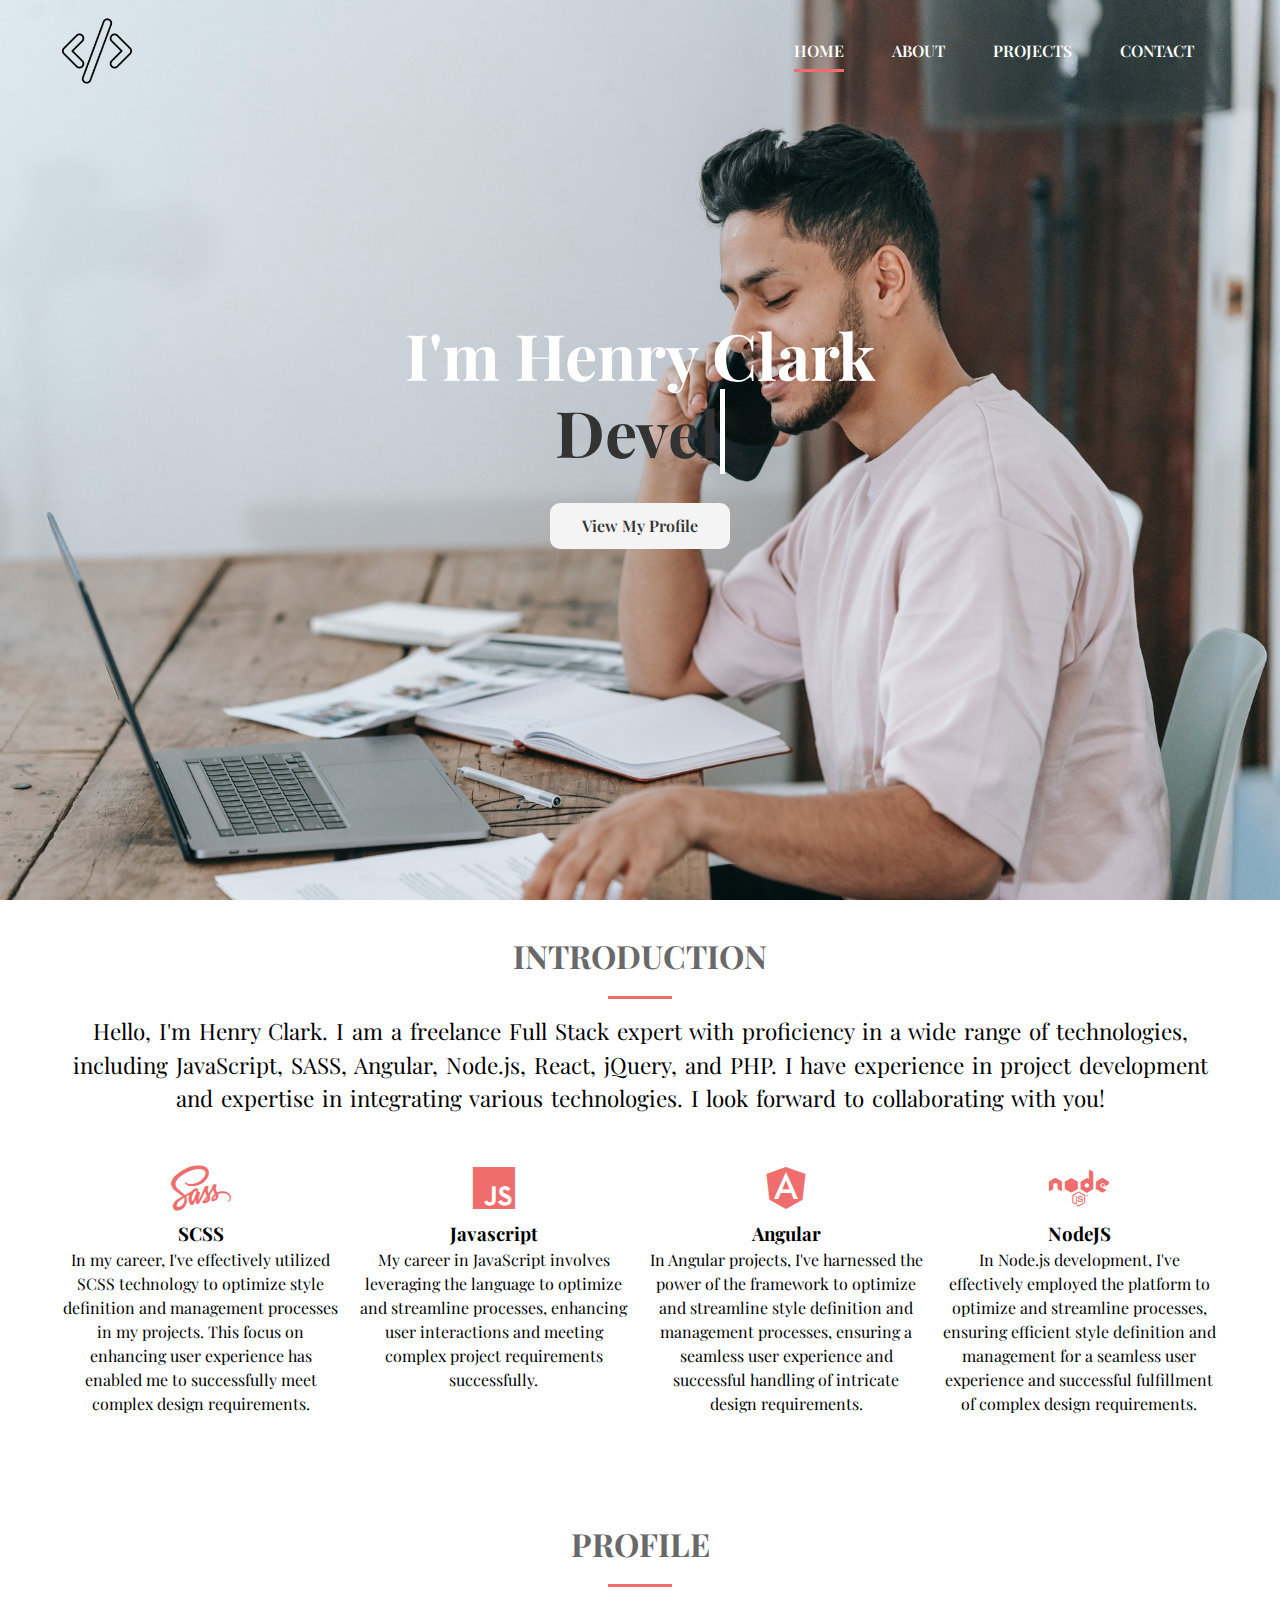
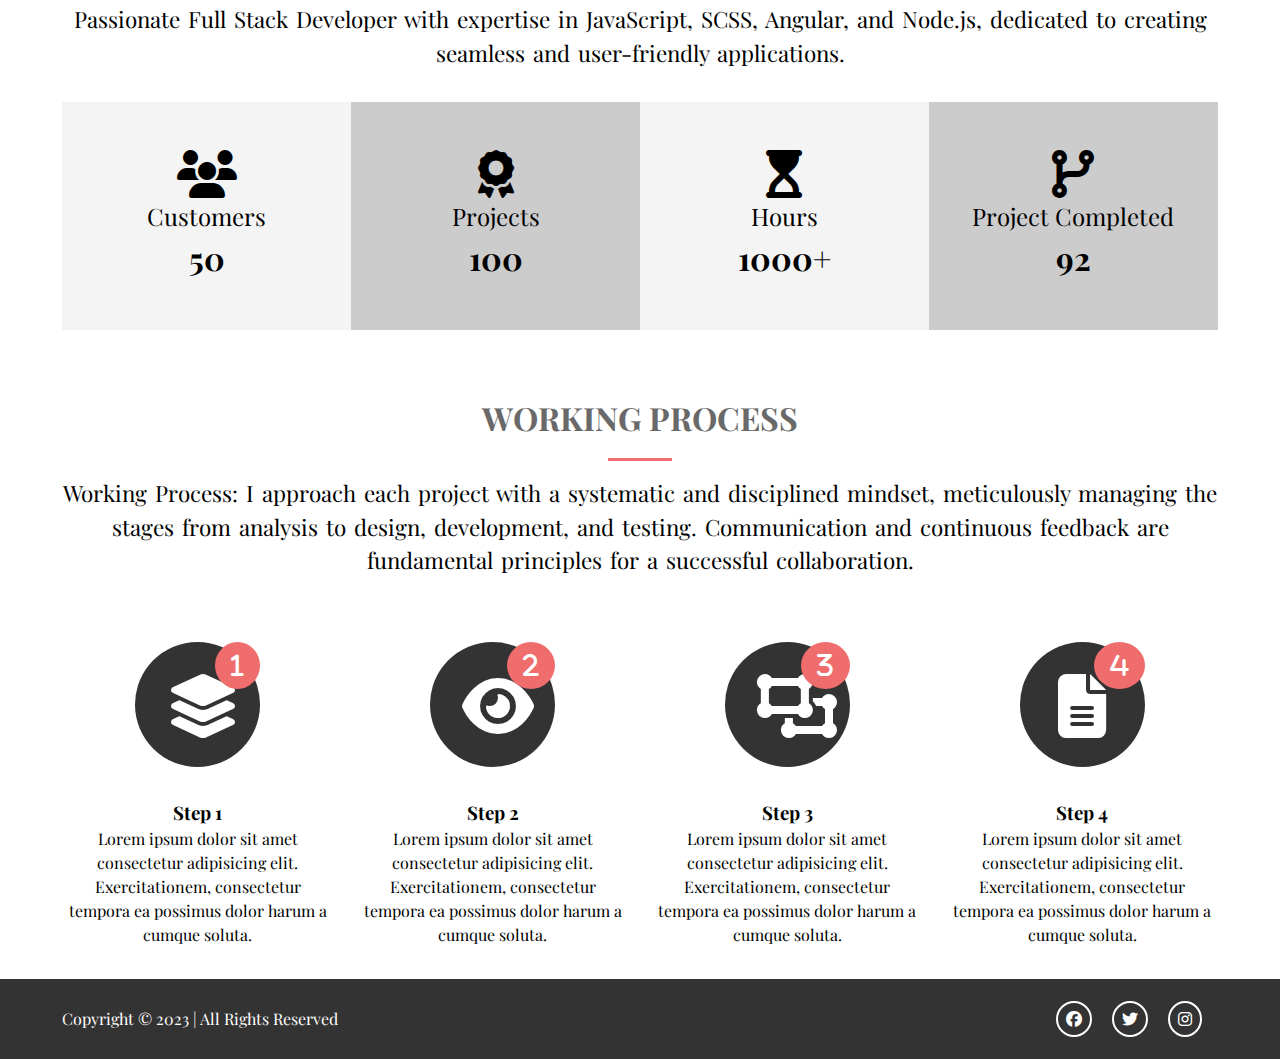
<file: public/index.html>
<!DOCTYPE html>
<html lang="en">
<head>
    <meta charset="UTF-8">
    <meta name="viewport" content="width=device-width, initial-scale=1.0">
    <title>Freelancer</title>
    <link rel="shortcut icon" href="img/favicon.jpg" type="image/x-icon">
    <!-- Links -->
    <link rel="stylesheet" href="https://cdnjs.cloudflare.com/ajax/libs/animate.css/4.1.1/animate.min.css"/>
    <link rel="stylesheet" href="https://cdnjs.cloudflare.com/ajax/libs/font-awesome/6.4.2/css/all.min.css">
    <link href="https://fonts.googleapis.com/css2?family=Playfair+Display:wght@400;500;600;700&display=swap" rel="stylesheet">
    <link rel="stylesheet" href="css/style.css">
    
</head>
<body>

    <!-- * HEADER -->
    <header id="header__home">
        <div class="container">
            <!-- ! navbar -->
            <nav class="main-nav">
                <img src="img/logo.png" alt="logo" class="main-nav__logo">
                <ul class="main-nav__items">
                    <li><a href="index.html" class="active">Home</a></li>
                    <li><a href="about.html">About</a></li>
                    <li><a href="projects.html">Projects</a></li>
                    <li><a href="contact.html">Contact</a></li>
                </ul>
            </nav>
            <div class="header-content">
                <h1>I'm Henry Clark
                    <span class="typewrite" data-period="2000" data-type='["Developer", "Designer", "Freelancer"]'></span>
                </h1>
                <a class="btn-light animate__animated animate__swing my-2">View My Profile</a>
            </div>
        </div>
    </header>

    <!-- * SECTİON A -->

    <section id="home__a" class="text-center py-2">
        <div class="container">
            <h2 class="section-title">Introduction</h2>
            <div class="border-bottom"></div>
            <p class="lead">
                Hello, I'm Henry Clark. I am a freelance Full Stack expert with proficiency in a wide range of technologies, including JavaScript, SASS, Angular, Node.js, React, jQuery, and PHP. I have experience in project development and expertise in integrating various technologies. I look forward to collaborating with you!
            </p>
            <div class="skills my-3">
                <div class="">
                    <i class="fa-brands fa-sass fa-3x"></i>
                    <h3>SCSS</h3>
                    <p>In my career, I've effectively utilized SCSS technology to optimize style definition and management processes in my projects. This focus on enhancing user experience has enabled me to successfully meet complex design requirements.</p>
                </div>
                <div class="">
                    <i class="fa-brands fa-js fa-3x"></i>
                    <h3>Javascript</h3>
                    <p>My career in JavaScript involves leveraging the language to optimize and streamline processes, enhancing user interactions and meeting complex project requirements successfully.</p>
                </div>
                <div class="">
                    <i class="fa-brands fa-angular fa-3x"></i>
                    <h3>Angular</h3>
                    <p>In Angular projects, I've harnessed the power of the framework to optimize and streamline style definition and management processes, ensuring a seamless user experience and successful handling of intricate design requirements.</p>
                </div>
                <div class="">
                    <i class="fa-brands fa-node fa-3x"></i>
                    <h3>NodeJS</h3>
                    <p>In Node.js development, I've effectively employed the platform to optimize and streamline processes, ensuring efficient style definition and management for a seamless user experience and successful fulfillment of complex design requirements.</p>
                </div>
            </div>
        </div>
    </section>

    <!-- * SECTİON B -->


    <section id="home__b" class="text-center py-2">
        <div class="container">
            <h2 class="section-title">Profile</h2>
            <div class="border-bottom"></div>
            <p class="lead">
                Passionate Full Stack Developer with expertise in JavaScript, SCSS, Angular, and Node.js, dedicated to creating seamless and user-friendly applications.
            </p>
            <div class="profile">
                <div>
                    <ul>
                        <li><i class="fas fa-users fa-3x"></i></li>
                        <li class="title">Customers</li>
                        <li class="number">50</li>
                    </ul>
                </div>
                <div>
                    <ul>
                        <li><i class="fas fa-award fa-3x"></i></li>
                        <li class="title">Projects</li>
                        <li class="number">100</li>
                    </ul>
                </div>
                <div>
                    <ul>
                        <li><i class="fas fa-hourglass-start fa-3x"></i></li>
                        <li class="title">Hours</li>
                        <li class="number">1000+</li>
                    </ul>
                </div>
                <div>
                    <ul>
                        <li><i class="fas fa-code-branch fa-3x"></i></li>
                        <li class="title">Project Completed</li>
                        <li class="number">92</li>
                    </ul>
                </div>
            </div>
        </div>
    </section>

    <!-- * SECTİON C -->

    <section id="home__c" class="text-center py-2">
        <div class="container">
            <h2 class="section-title">Working Process</h3>
            <div class="border-bottom"></div>
            <p class="lead">
                Working Process: I approach each project with a systematic and disciplined mindset, meticulously managing the stages from analysis to design, development, and testing. Communication and continuous feedback are fundamental principles for a successful collaboration.
            </p>
            <div class="process text-center">
                <div>
                    <i class="fa-solid fa-layer-group fa-4x process__icon my-2">
                        <div class="process__step">1</div>
                    </i>
                    <h3>Step 1</h3>
                    <p>Lorem ipsum dolor sit amet consectetur adipisicing elit. Exercitationem, consectetur tempora ea possimus dolor harum a cumque soluta.</p>
                </div>
                <div>
                    <i class="fa-solid fa-eye fa-4x process__icon my-2">
                        <div class="process__step">2</div>
                    </i>
                    <h3>Step 2</h3>
                    <p>Lorem ipsum dolor sit amet consectetur adipisicing elit. Exercitationem, consectetur tempora ea possimus dolor harum a cumque soluta.</p>
                </div>
                <div>
                    <i class="fa-solid fa-object-ungroup fa-4x process__icon my-2">
                        <div class="process__step">3</div>
                    </i>
                    <h3>Step 3</h3>
                    <p>Lorem ipsum dolor sit amet consectetur adipisicing elit. Exercitationem, consectetur tempora ea possimus dolor harum a cumque soluta.</p>
                </div>
                <div>
                    <i class="fa-solid fa-file-alt fa-4x process__icon my-2">
                        <div class="process__step">4</div>
                    </i>
                    <h3>Step 4</h3>
                    <p>Lorem ipsum dolor sit amet consectetur adipisicing elit. Exercitationem, consectetur tempora ea possimus dolor harum a cumque soluta.</p>
                </div>
            </div>

        </div>
    </section>


    <footer id="main-footer">
        <div class="footer-content container">
            <p>Copyright &copy; 2023 | All Rights Reserved</p>
            <div class="social">
                <i class="fab fa-facebook"></i>
                <i class="fab fa-twitter"></i>
                <i class="fab fa-instagram"></i>
            </div>
        </div>
    </footer>





    
    <!-- ? Javascript -->
    <script src="js/jquery.min.js"></script>
    <script src="js/type-writer.js"></script>
</body>
</html>
</file>
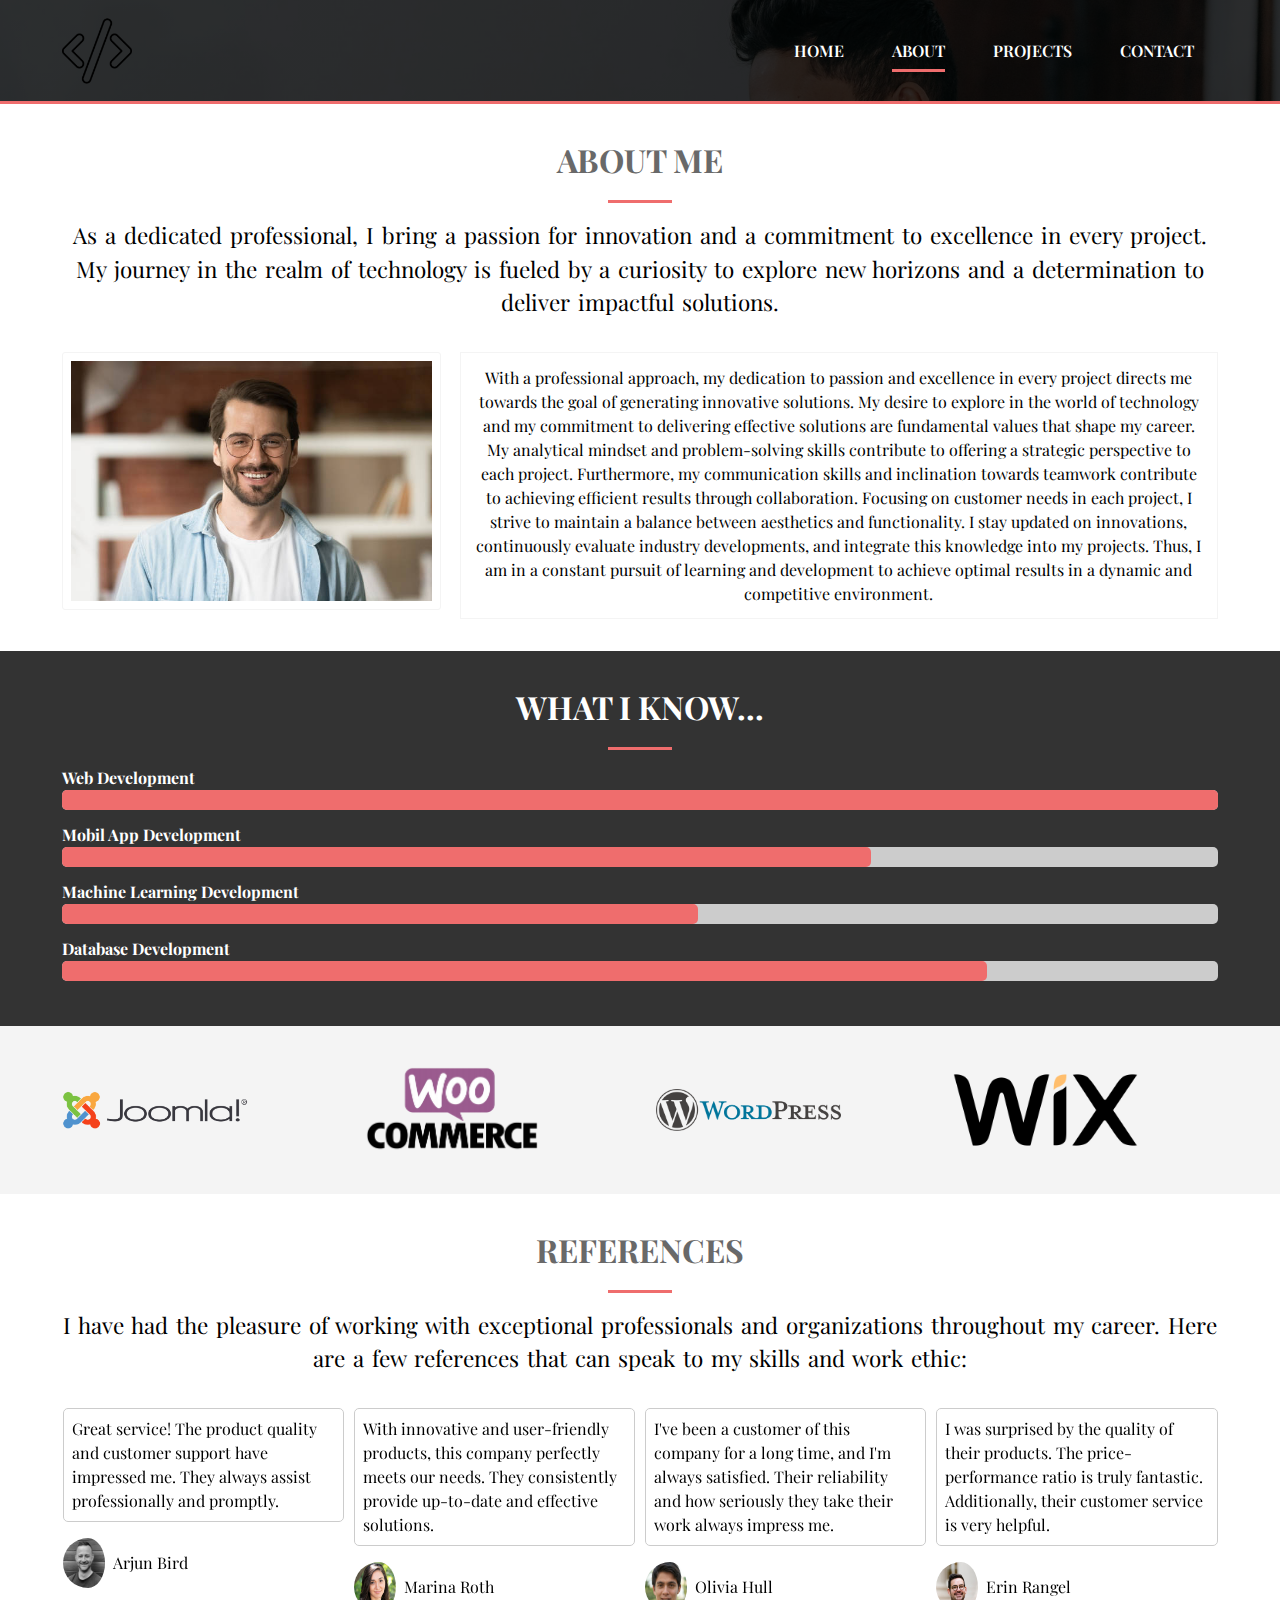
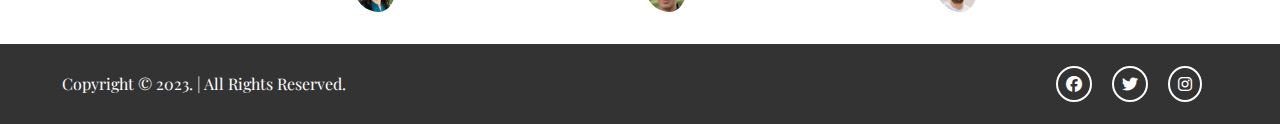
<file: public/about.html>
<!DOCTYPE html>
<html lang="en">
<head>
    <meta charset="UTF-8">
    <meta name="viewport" content="width=device-width, initial-scale=1.0">
    <title>Freelancer | About</title>
    <link rel="shortcut icon" href="img/favicon.jpg" type="image/x-icon">
    <!-- Links -->
    <link rel="stylesheet" href="https://cdnjs.cloudflare.com/ajax/libs/animate.css/4.1.1/animate.min.css"/>
    <link rel="stylesheet" href="https://cdnjs.cloudflare.com/ajax/libs/font-awesome/6.4.2/css/all.min.css">
    <link rel="stylesheet" href="css/owl.carousel.min.css">
    <link href="https://fonts.googleapis.com/css2?family=Playfair+Display:wght@400;500;600;700&display=swap" rel="stylesheet">
    <link rel="stylesheet" href="css/style.css">
    
</head>
<body>

    <!-- * HEADER -->
    <header id="header__inner">
        <div class="container">
            <!-- ! navbar -->
            <nav class="main-nav">
                <img src="img/logo.png" alt="logo" class="main-nav__logo">
                <ul class="main-nav__items">
                    <li><a href="index.html">Home</a></li>
                    <li><a href="about.html"  class="active">About</a></li>
                    <li><a href="projects.html">Projects</a></li>
                    <li><a href="contact.html">Contact</a></li>
                </ul>
            </nav>
        </div>
    </header>

    <!-- * SECTION A -->

    <section id="about-a" class="text-center py-2">
        <div class="container">
            <h2 class="section-title">About Me</h2>
            <div class="border-bottom"></div>
            <p class="lead">As a dedicated professional, I bring a passion for innovation and a commitment to excellence in every project. My journey in the realm of technology is fueled by a curiosity to explore new horizons and a determination to deliver impactful solutions.</p>
            <div class="info">
                <img src="img/about.jpeg" alt="" class="info__image">
                <div class="info__bio ">
                    <p>With a professional approach, my dedication to passion and excellence in every project directs me towards the goal of generating innovative solutions. My desire to explore in the world of technology and my commitment to delivering effective solutions are fundamental values that shape my career. My analytical mindset and problem-solving skills contribute to offering a strategic perspective to each project. Furthermore, my communication skills and inclination towards teamwork contribute to achieving efficient results through collaboration. Focusing on customer needs in each project, I strive to maintain a balance between aesthetics and functionality. I stay updated on innovations, continuously evaluate industry developments, and integrate this knowledge into my projects. Thus, I am in a constant pursuit of learning and development to achieve optimal results in a dynamic and competitive environment.</p>
                </div>
            </div>
        </div>
    </section>

    <!-- * SECTION B -->

    <section id="about-b" class="bg-dark py-2">
        <div class="container">
            <h2 class="section-title">What I Know...</h2>
            <div class="border-bottom"></div>
            <div id="progress-bars">
                <h4>Web Development</h4>
                <div class="progress">
                    <div style="width: 100%;"></div>
                </div>
                <h4>Mobil App Development</h4>
                <div class="progress">
                    <div style="width: 70%;"></div>
                </div>
                <h4>Machine Learning Development</h4>
                <div class="progress">
                    <div style="width: 55%;"></div>
                </div>
                <h4>Database Development</h4>
                <div class="progress">
                    <div style="width: 80%;"></div>
                </div>

            </div>
        </div>
    </section>

    <!-- * SECTION C -->

    <section id="about-c" class="bg-light py-2">
        <div class="container">
            <div class="about-logos">
                <img src="img/joomla.png" alt="">
                <img src="img/woocommerce.png" alt="">
                <img src="img/wordpress.png" alt="">
                <img src="img/wix.png" alt="">
            </div>
        </div>
    </section>

    <!-- * SECTION D -->

    <section id="about-d" class="py-2">
        <div class="container">
            <h2 class="section-title">References</h2>
            <div class="border-bottom"></div>
            <p class="lead text-center">I have had the pleasure of working with exceptional professionals and organizations throughout my career. Here are a few references that can speak to my skills and work ethic:</p>
            <div class="references owl-carousel owl-theme">
                <div>
                    <p>Great service! The product quality and customer support have impressed me. They always assist professionally and promptly.</p>
                    <ul>
                        <li><img src="img/user-1.jpeg" alt=""></li>
                        <li>Arjun Bird</li>
                    </ul>
                </div>
                <div>
                    <p>With innovative and user-friendly products, this company perfectly meets our needs. They consistently provide up-to-date and effective solutions.</p>
                    <ul>
                        <li><img src="img/user-2.jpeg" alt=""></li>
                        <li>Marina Roth</li>
                    </ul>
                </div>
                <div>
                    <p>I've been a customer of this company for a long time, and I'm always satisfied. Their reliability and how seriously they take their work always impress me.</p>
                    <ul>
                        <li><img src="img/user-3.jpeg" alt=""></li>
                        <li>Olivia Hull</li>
                    </ul>
                </div>
                <div>
                    <p>I was surprised by the quality of their products. The price-performance ratio is truly fantastic. Additionally, their customer service is very helpful.</p>
                    <ul>
                        <li><img src="img/user-4.jpeg" alt=""></li>
                        <li>Erin Rangel</li>
                    </ul>
                </div>
            </div>
        </div>
    </section>

    <footer id="main-footer">
        <div class="footer-content container">
            <p>Copyright &copy; 2023. | All Rights Reserved.</p>
            <div class="social">
                <i class="fab fa-facebook"></i>
                <i class="fab fa-twitter"></i>
                <i class="fab fa-instagram"></i>
            </div>
        </div>
    </footer>


    <!-- ? Javascript -->
    <script src="js/jquery.min.js"></script>
    <script src="js/owl.carousel.js"></script>
    <script>
        $('.owl-carousel').owlCarousel({
            loop:true,
            margin:10,
            nav:true,
            autoplay:true,
            autoplayTimeout:3000,
            responsive:{
                0:{
                    items:1
                },
                600:{
                    items:2
                },
                1000:{
                    items:4
                }
            }
        })
    </script>


    
</body>
</html>
</file>
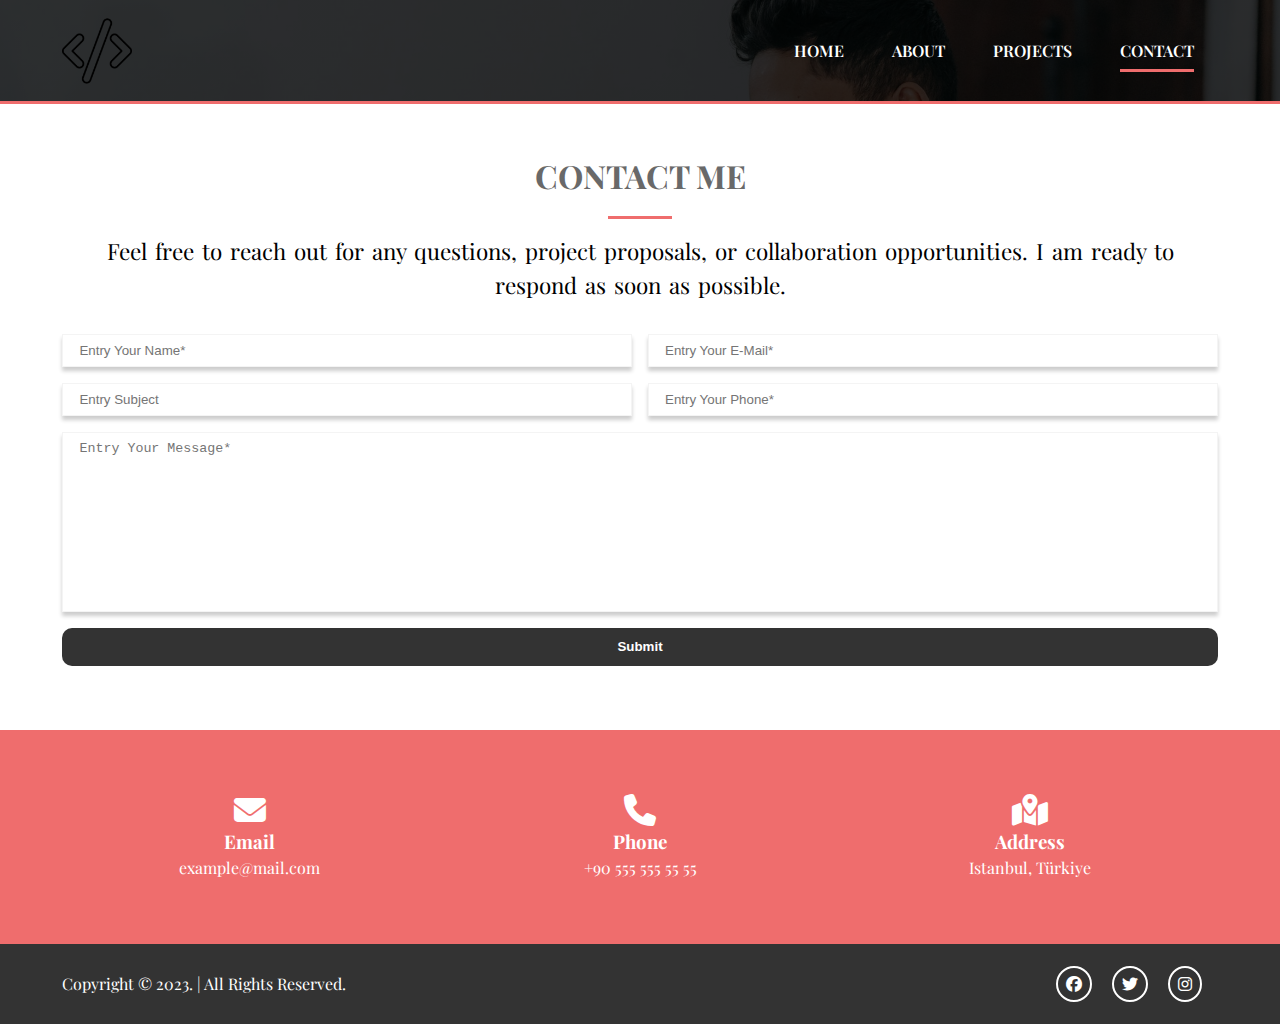
<file: public/contact.html>
<!DOCTYPE html>
<html lang="en">
<head>
    <meta charset="UTF-8">
    <meta name="viewport" content="width=device-width, initial-scale=1.0">
    <title>Freelancer | Contact</title>
    <link rel="shortcut icon" href="img/favicon.jpg" type="image/x-icon">
    <!-- Links -->
    <link rel="stylesheet" href="https://cdnjs.cloudflare.com/ajax/libs/font-awesome/6.4.2/css/all.min.css">
    <link href="https://fonts.googleapis.com/css2?family=Playfair+Display:wght@400;500;600;700&display=swap" rel="stylesheet">
    <link rel="stylesheet" href="css/lightbox.min.css">
    <link rel="stylesheet" href="css/style.css">
    
</head>
<body>

    <!-- * HEADER -->
    <header id="header__inner">
        <div class="container">
            <!-- ! navbar -->
            <nav class="main-nav">
                <img src="img/logo.png" alt="logo" class="main-nav__logo">
                <ul class="main-nav__items">
                    <li><a href="index.html">Home</a></li>
                    <li><a href="about.html">About</a></li>
                    <li><a href="projects.html" >Projects</a></li>
                    <li><a href="contact.html" class="active">Contact</a></li>
                </ul>
            </nav>
        </div>
    </header>

    <!-- * SECTION A -->

    <section id="contact-a" class="text-center py-3">
        <div class="container">
            <h2 class="section-title">Contact Me</h2>
            <div class="border-bottom"></div>
            <p class="lead">Feel free to reach out for any questions, project proposals, or collaboration opportunities. I am ready to respond as soon as possible.</p>
            <form>
                <div class="form-fields">
                    <input type="text" class="name input" name="fullname" id="fullname" placeholder="Entry Your Name*" required>
                    <input type="text" class="subject input" name="subject" id="subject" placeholder="Entry Subject">
                    <input type="email" class="email input" name="email" id="email" placeholder="Entry Your E-Mail*" required>
                    <input type="tel" class="phone input" name="phone" id="phone" placeholder="Entry Your Phone*" required>
                    <textarea class="message input" name="message" id="message" cols="30" rows="10" placeholder="Entry Your Message*" required></textarea>
                    <button type="submit" class="btn-dark"> Submit</button>
                </div>
            </form>
        </div>
    </section>


    <!-- * SECTION B -->

    <section id="contact-b" class="bg-primary text-center py-4">
        <div class="container">
            <div class="contact-info">
                <div>
                    <i class="fas fa-envelope fa-2x"></i>
                    <h3>Email</h3>
                    <p>example@mail.com</p>
                </div>
                <div>
                    <i class="fas fa-phone fa-2x"></i>
                    <h3>Phone</h3>
                    <p>+90 555 555 55 55</p>
                </div>
                <div>
                    <i class="fas fa-map-location-dot fa-2x"></i>
                    <h3>Address</h3>
                    <p>Istanbul, Türkiye</p>
                </div>
            </div>
        </div>
    </section>





    <footer id="main-footer">
        <div class="footer-content container">
            <p>Copyright &copy; 2023. | All Rights Reserved.</p>
            <div class="social">
                <i class="fab fa-facebook"></i>
                <i class="fab fa-twitter"></i>
                <i class="fab fa-instagram"></i>
            </div>
        </div>
    </footer>

</body>
</html>
</file>
<file: public/css/style.css>
.container{max-width:1200px;padding:0 1.4rem;margin:auto}.btn-primary,.btn-light,.btn-dark{display:inline-block;font-weight:600;border-radius:10px;padding:.7rem 2rem;transition:all .5s;cursor:pointer}.btn-primary{color:#333;background-color:#ef6d6d}.btn-light{color:#333;background-color:#f4f4f4}.btn-dark{color:#fff;background-color:#333}button[class^='btn-']:hover,a[class^='btn-']:hover,input[class^='btn-']:hover{background-color:#ef6d6d;color:#fff}.bg-dark{background-color:#333}.bg-primary{background-color:#ef6d6d}.bg-light{background-color:#f4f4f4}.py-1{padding:1rem 0}.py-2{padding:2rem 0}.py-3{padding:3rem 0}.py-4{padding:4rem 0}.my-1{margin:1rem 0}.my-2{margin:2rem 0}.my-3{margin:3rem 0}.my-4{margin:4rem 0}.typewrite{color:#333}.text-center{text-align:center}.section-title{font-size:2rem;padding-bottom:1rem;text-transform:uppercase;text-align:center;color:dimgray;cursor:default}.border-bottom{height:3px;width:4rem;background-color:#ef6d6d;margin:0 auto 1rem auto}.lead{font-size:1.4rem;margin-bottom:2rem;word-spacing:2px;cursor:default}*{margin:0;padding:0;box-sizing:border-box;outline:none;border:none}html::-webkit-scrollbar{background-color:transparent;width:5px}html::-webkit-scrollbar-track{background-color:#f4f4f4}html::-webkit-scrollbar-thumb{background:#ef6d6d;border-radius:10px}body{background:#fff;font-family:'Playfair Display', serif;line-height:1.5}a{text-decoration:none;color:#333}ul{list-style:none}img{width:100%}.main-nav{display:flex;justify-content:space-between;align-items:center;padding-top:1rem}.main-nav__logo{width:70px;height:70px}.main-nav__items{display:flex}.main-nav__items li{padding:1rem 1.5rem}.main-nav__items li a{color:#fff;text-transform:uppercase;font-weight:600;border-bottom:3px solid transparent;padding-bottom:.5rem;transition:.3s all ease}.main-nav__items li a:hover{border-color:#ccc}.main-nav__items li a.active{border-color:#ef6d6d}#header__home{background:url(../img/bg.jpeg) no-repeat center right/cover;height:100vh;color:#fff}#header__home .header-content{text-align:center;padding-top:20%}#header__home h1{font-size:4rem;line-height:1.2}#header__home .typewrite{display:block}#header__inner{background:linear-gradient(180deg, rgba(0,0,0,0.8), rgba(0,0,0,0.8)),url(../img/bg.jpeg) no-repeat 40% 20%/cover;height:6.5rem;border-bottom:3px solid #ef6d6d}#home__a .skills{display:grid;grid-template-columns:repeat(4, 1fr);gap:1rem;margin-bottom:2.5rem}#home__a .skills i{color:#ef6d6d;padding-bottom:.5rem}#home__b .profile{display:grid;grid-template-columns:repeat(4, 1fr)}#home__b .profile li.title{font-size:1.5rem}#home__b .profile li.number{font-size:2rem;font-weight:bold}#home__b .profile div{padding:3rem 0}#home__b .profile div:nth-child(odd){background-color:#f4f4f4}#home__b .profile div:nth-child(even){background-color:#ccc}#home__c .process{display:grid;grid-template-columns:repeat(4, 1fr);gap:1.5rem}#home__c .process__icon{position:relative;width:125px;height:125px;border-radius:50%;background-color:#333;color:#fff;padding:2rem;text-align:center;transition:all 500ms ease;cursor:default}#home__c .process__icon:hover{background:#ef6d6d}#home__c .process__icon:hover .process__step{background:#333}#home__c .process__step{position:absolute;top:0;right:0;font-size:25px;background-color:#ef6d6d;line-height:15px;padding:1rem;border-radius:50%;transition:all 500ms ease}#about-a .info{display:grid;grid-template-columns:1fr 2fr;column-gap:1.2rem}#about-a .info__image{border:1px solid #f4f4f4;padding:0.5rem;border-radius:3px}#about-a .info__bio{border:1px solid #f4f4f4;padding:0.8rem}#about-b{color:#fff}#about-b h2{color:#fff !important}#about-b .progress{height:20px;background-color:#ccc;border-radius:5px;margin-bottom:0.8rem}#about-b .progress div{height:100%;border-radius:5px;background-color:#ef6d6d}#about-c .about-logos{display:grid;grid-template-columns:repeat(4, 1fr);gap:2rem;align-items:center}#about-c .about-logos img{width:70%}#about-d .references ul{margin-top:1rem;display:flex;align-items:center}#about-d .references p{border:1px solid #ccc;border-radius:5px;padding:0.5rem}#about-d .references img{width:50px;height:50px;border-radius:50%;padding-right:.5rem}#main-footer{background:#333;color:#fff;height:5rem}#main-footer .footer-content{display:flex;justify-content:space-between;align-items:center;height:5rem;cursor:default}#main-footer .footer-content .social i{margin-right:1rem;border:2px solid #fff;border-radius:50%;padding:8px;transition:.3s all ease;cursor:pointer}#main-footer .footer-content .social i:hover{background:#ef6d6d}.items{display:grid;grid-template-columns:repeat(3, 1fr);gap:1rem;box-shadow:0 8px 24px rgba(0,0,0,0.2)}.items .item{position:relative;background-color:#f4f4f4;overflow:hidden}.items .item::after{content:'';position:absolute;display:block;top:0;left:0;background:#ef6d6d;opacity:0.8;width:100%;height:100%;transform:translate(-120%, -120%) rotate(45deg);transition:all 0.3s cubic-bezier(0.215, 0.61, 0.355, 1)}.items .item:hover::after{transform:scale(2) translate(-50%, -50%) rotate(45deg)}#contact-a .form-fields{display:grid;grid-template-areas:'name email' 'subject phone' 'message message' 'button button';gap:1rem;margin-bottom:1rem}#contact-a .form-fields .name{grid-area:name}#contact-a .form-fields .email{grid-area:email}#contact-a .form-fields .subject{grid-area:subject}#contact-a .form-fields .phone{grid-area:phone}#contact-a .form-fields .message{grid-area:message;height:180px;resize:none}#contact-a .form-fields .message::-webkit-scrollbar{background-color:transparent;width:5px}#contact-a .form-fields .message::-webkit-scrollbar-track{background-color:#f4f4f4}#contact-a .form-fields .message::-webkit-scrollbar-thumb{background:#333;border-radius:10px}#contact-a .form-fields button{grid-area:button}#contact-a .form-fields .input{border:1px solid #f4f4f4;padding:.5rem 1rem;box-shadow:0 4px 4px rgba(0,0,0,0.2)}#contact-b .contact-info{display:grid;grid-template-columns:repeat(3, 1fr);gap:1rem;color:#fff}@media (max-width: 768px){#header__home{height:30rem}#header__home .header-content{padding-top:18%}#header__home .header-content h1{font-size:2.6rem}#home__a .skills,#home__b .profile,#home__c .process{grid-template-columns:repeat(2, 1fr)}.items{grid-template-columns:repeat(2, 1fr)}}@media (max-width: 576px){.lead{font-size:1rem;margin-bottom:1.2rem;word-spacing:1px}#home__a .skills div{border-bottom:2px solid #f4f4f4;padding-bottom:1rem}#home__a .skills div:last-child{border:none;padding-bottom:0;margin-bottom:0}#header__home{border-radius:2px solid #ef6d6d;background-position:center center}#header__inner{height:10rem}.main-nav{flex-direction:column;align-items:center}.main-nav li{padding:.5rem;font-size:small}#home__a .skills,#home__b .profile,#home__c .process,.items,#contact-b .contact-info{grid-template-columns:repeat(1, 1fr)}#main-footer{height:5rem}#main-footer .footer-content{flex-direction:column-reverse;padding:1rem;height:5rem}#about-a .info{grid-template-columns:1fr}#about-c .about-logos{grid-template-columns:repeat(2, 1fr)}#contact-a .form-fields{grid-template-areas:'name'  'email' 'subject'  'phone' 'message' 'button'}#contact-b div{margin-bottom:1rem;padding-bottom:1rem;border-bottom:1px dashed #fff}#contact-b div:last-child{border-bottom:none;margin-bottom:0;padding-bottom:0}}
</file>
